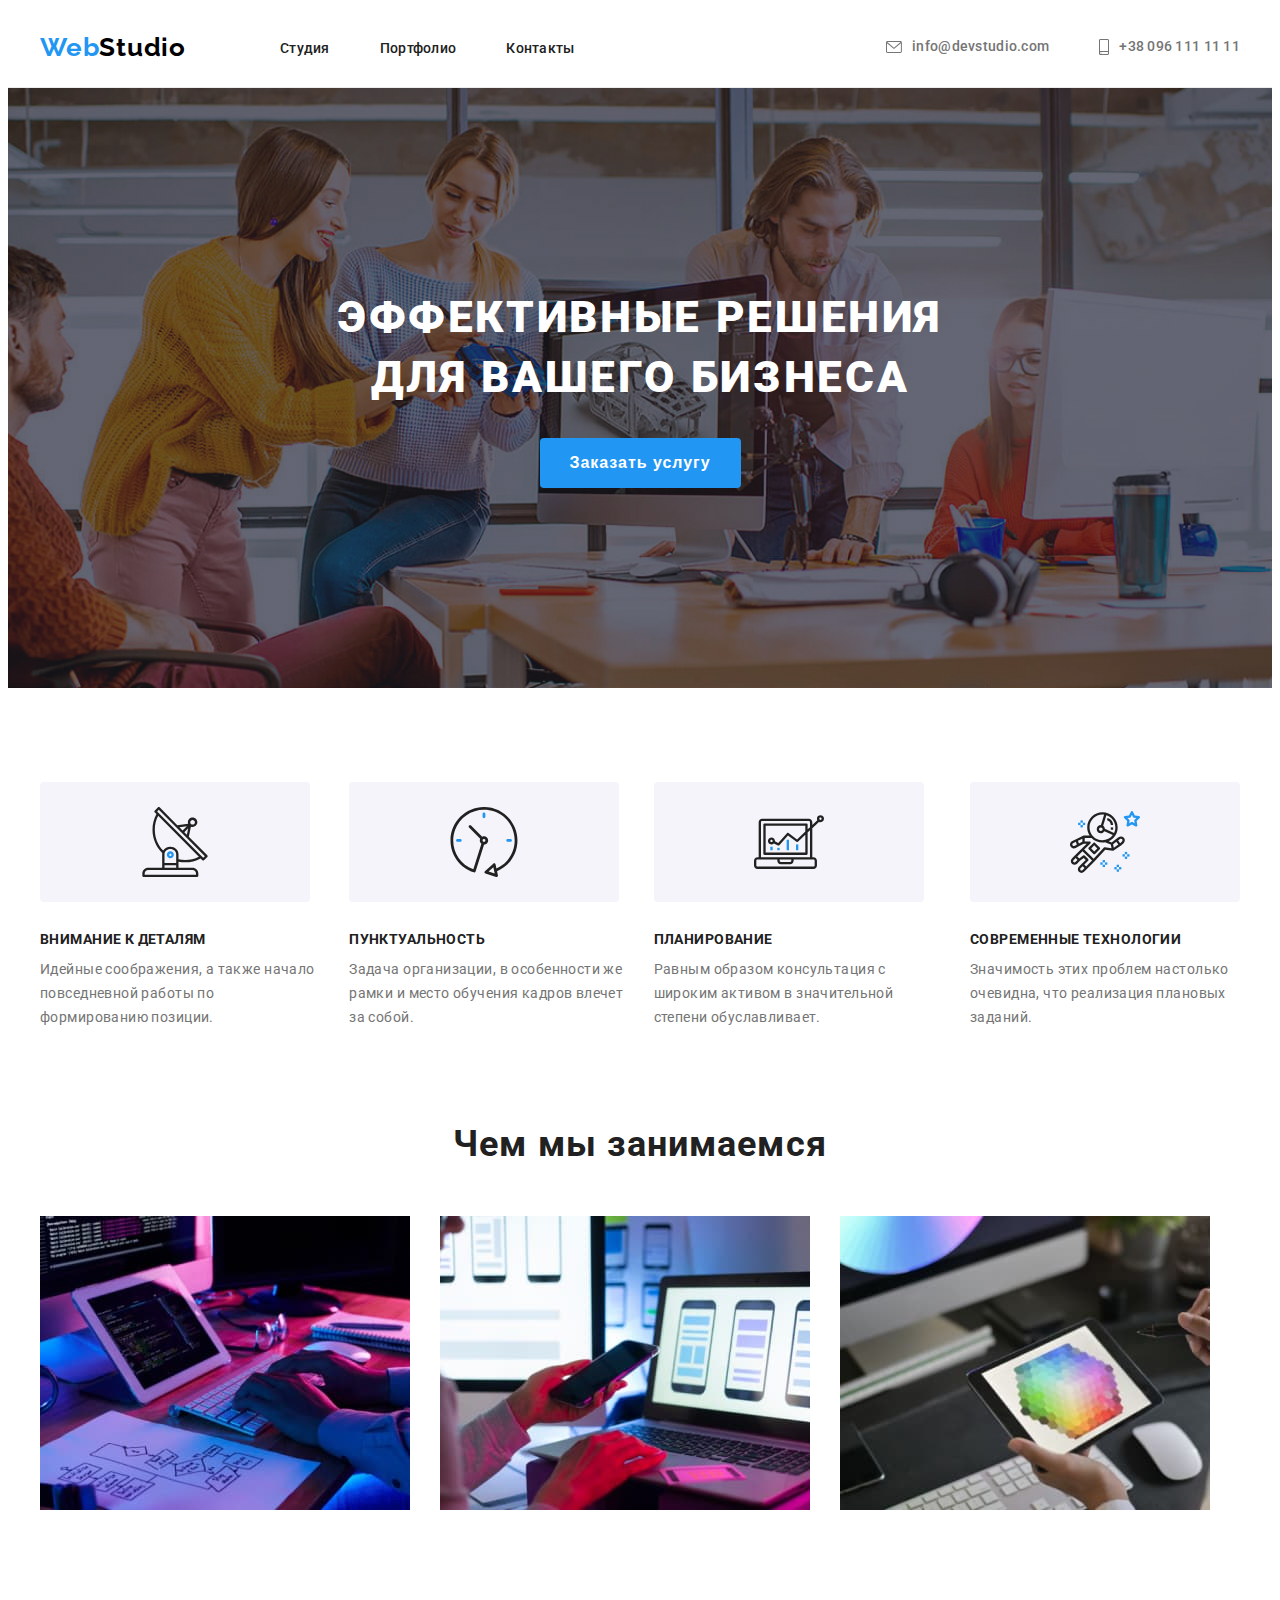
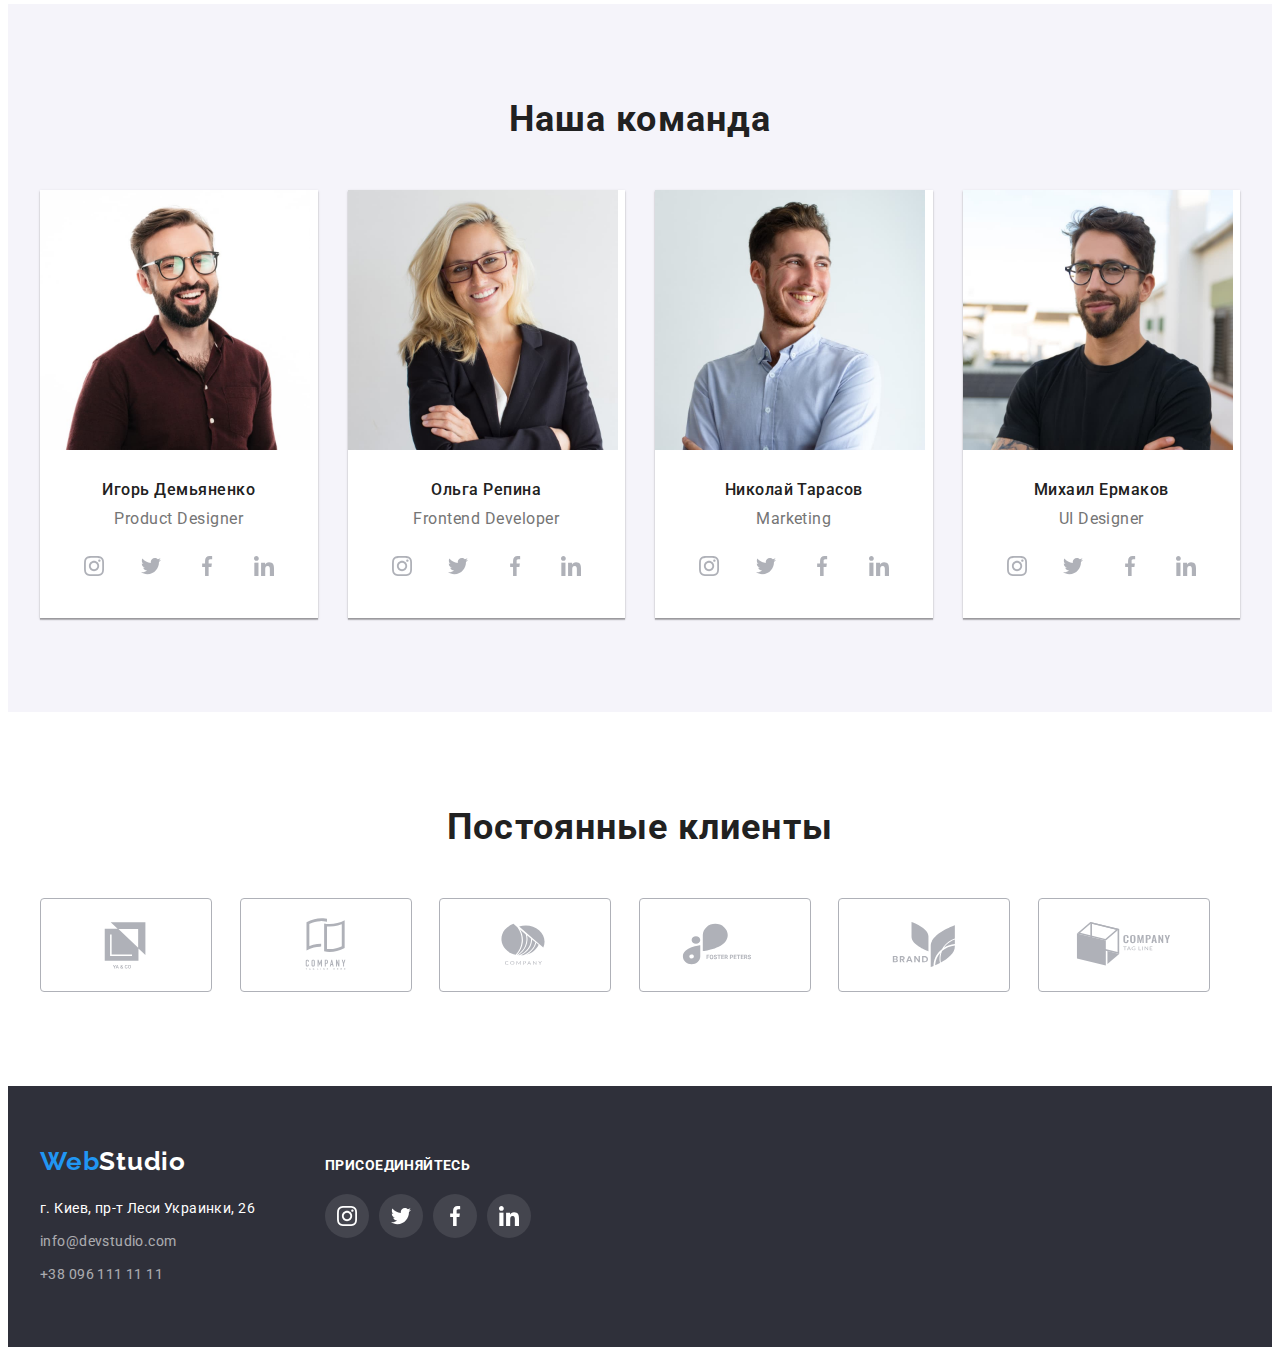
<file: index.html>
<!DOCTYPE html>
<html lang="ru">
  <head>
    <meta charset="UTF-8" />
    <meta http-equiv="X-UA-Compatible" content="IE=edge" />
    <meta name="viewport" content="width=device-width, initial-scale=1.0" />
    <title>Главная</title>
    <link rel="preconnect" href="https://fonts.googleapis.com" />
    <link rel="preconnect" href="https://fonts.gstatic.com" crossorigin />
    <link
      href="https://fonts.googleapis.com/css2?family=Raleway:wght@700&family=Roboto:wght@400;500;700;900&display=swap"
      rel="stylesheet"
    />
    <link
      rel="stylesheet"
      href="https://cdnjs.cloudflare.com/ajax/libs/modern-normalize/1.1.0/modern-normalize.min.css"
      integrity="sha512-wpPYUAdjBVSE4KJnH1VR1HeZfpl1ub8YT/NKx4PuQ5NmX2tKuGu6U/JRp5y+Y8XG2tV+wKQpNHVUX03MfMFn9Q=="
      crossorigin="anonymous"
      referrerpolicy="no-referrer"
    />
    <link rel="stylesheet" href="./css/style.css" />
  </head>
  <body>  
    <header class="header">
      <div class="container header-container">
        <a class="logo link" href=""><span class="web">Web</span>Studio</a>
        <nav class="navigation">
          <ul class="nav-list list">
            <li class="nav-list-item">
              <a class="nav-list-link link" href="">Студия</a>
            </li>
            <li class="nav-list-item">
              <a class="nav-list-link link" href="./portfolio.html"
                >Портфолио</a
              >
            </li>
            <li class="nav-list-item">
              <a class="nav-list-link link" href="">Контакты</a>
            </li>
          </ul>
        </nav>  
          <ul class="header-contact list">
            <li class="contact-mail-block">
              <a class="contact-mail link" href="mailto:info@devstudio.com">
                <svg class="mail-icon" width="16" height="12">
                  <use href="./img/sprite.svg#icon-envelope"></use>
                </svg>
                info@devstudio.com</a>
            </li>
            <li class="contact-number-block">
              <a class="contact-number link" href="tel:+380961111111">
                <svg class="smartphone-icon" width="10" height="16">
                  <use href="./img/sprite.svg#icon-smartphone"></use>
                </svg>
                +38 096 111 11 11</a>
            </li>
          </ul>
      </div>
    </header>
    <main>
      <section class="hero">
        <div class="container">
        <h1 class="main-title">Эффективные решения для вашего бизнеса</h1>
        <button class="model-button" type="button">Заказать услугу</button>
        </div>
      </section>
      <section class="section">
        <div class="container">
          <h2 class="visually-hidden">Перечень выгод</h2>
          <ul class="benefits list">
            <li class="benefits-block">
              <div class="benefits-wraper">
                <svg class="benefits-icon" width="70" height="70">
                  <use href="./img/sprite.svg#icon-antenna"></use>
                </svg>
              </div>
              <h3 class="benefits-list">Внимание к деталям</h3>
              <p class="benefits-item">
                Идейные соображения, а также начало повседневной работы по
                формированию позиции.
              </p>
            </li>
            <li class="benefits-block">
              <div class="benefits-wraper">
                <svg class="benefits-icon" width="70" height="70">
                  <use href="./img/sprite.svg#icon-clock"></use>
                </svg>
              </div>
              <h3 class="benefits-list">Пунктуальность</h3>
              <p class="benefits-item">
                Задача организации, в особенности же рамки и место обучения
                кадров влечет за собой.
              </p>
            </li>
            <li class="benefits-block">
              <div class="benefits-wraper">
                <svg class="benefits-icon" width="70" height="70">
                  <use href="./img/sprite.svg#icon-diagram-1"></use>
                </svg>
              </div>
              <h3 class="benefits-list">Планирование</h3>
              <p class="benefits-item">
                Равным образом консультация с широким активом в значительной
                степени обуславливает.
              </p>
            </li>
            <li class="benefits-block">
              <div class="benefits-wraper">
                <svg class="benefits-icon" width="70" height="70">
                  <use href="./img/sprite.svg#icon-astronaut"></use>
                </svg>
              </div>
              <h3 class="benefits-list">Современные технологии</h3>
              <p class="benefits-item">
                Значимость этих проблем настолько очевидна, что реализация
                плановых заданий.
              </p>
            </li>
          </ul>
        </div>
      </section>
      <section class="section about-section">
        <div class="container">
        <h2 class="about">Чем мы занимаемся</h2>
        <ul class="about-item list">
          <li class="box">
            <img src="img/img1.jpg" alt="клавиатура" width="370" height="294" />
          </li>

          <li class="box">
            <img src="img/img2.jpg" alt="ноут" width="370" height="294" />
          </li>

          <li class="box">
            <img src="img/img3.jpg" alt="планшет" width="370" height="294" />
          </li>
        </ul>
        </div>
      </section>
      <section class="our-team section">
        <div class="container">
          <h2 class="team">Наша команда</h2>
          <ul class="team-list list">
              <li class="team-card">
                <img
                  src="img/img4.jpg" 
                  alt="Игорь Демьяненко"
                  width="270"
                  height="260"
                />
                <div class="worker">
                <h3 class="name">Игорь Демьяненко</h3>
                <p class="position" lang="en">Product Designer</p>
                  <ul class="social-list list">
                    <li class="social-list-item">
                      <a class="social-list-link" href="">
                        <svg class="social-list-icon" width="20" height="20">
                          <use href="./img/sprite.svg#icon-instagram"></use>
                        </svg>
                      </a>
                    </li>
                    <li class="social-list-item">
                      <a class="social-list-link" href="">
                        <svg class="social-list-icon" width="20" height="20">
                          <use href="./img/sprite.svg#icon-twitter"></use>
                        </svg>
                      </a>
                    </li>
                    <li class="social-list-item">
                      <a class="social-list-link" href="">
                        <svg class="social-list-icon" width="20" height="20">
                          <use href="./img/sprite.svg#icon-facebook"></use>
                        </svg>
                      </a>
                    </li>
                    <li class="social-list-item">
                      <a class="social-list-link" href="">
                        <svg class="social-list-icon" width="20" height="20">
                          <use href="./img/sprite.svg#icon-linkedin"></use>
                        </svg>
                      </a>
                    </li>
                  </ul>
              </li>
            <li class="team-card">
              <img
                src="img/img5.jpg"
                alt="Ольга Репина"
                width="270"
                height="260"
              />
              <div class="worker">
              <h3 class="name">Ольга Репина</h3>
              <p class="position" lang="en">Frontend Developer</p>
              <ul class="social-list list">
                <li class="social-list-item">
                  <a class="social-list-link" href="">
                    <svg class="social-list-icon" width="20" height="20">
                      <use href="./img/sprite.svg#icon-instagram"></use>
                    </svg>
                  </a>
                </li>
                <li class="social-list-item">
                  <a class="social-list-link" href="">
                    <svg class="social-list-icon" width="20" height="20">
                      <use href="./img/sprite.svg#icon-twitter"></use>
                    </svg>
                  </a>
                </li>
                <li class="social-list-item">
                  <a class="social-list-link" href="">
                    <svg class="social-list-icon" width="20" height="20">
                      <use href="./img/sprite.svg#icon-facebook"></use>
                    </svg>
                  </a>
                </li>
                <li class="social-list-item">
                  <a class="social-list-link" href="">
                    <svg class="social-list-icon" width="20" height="20">
                      <use href="./img/sprite.svg#icon-linkedin"></use>
                    </svg>
                  </a>
                </li>
              </ul>
              </div>
            </li>
            <li class="team-card">
              <img
                src="img/img6.jpg"
                alt="Николай Тарасов"
                width="270"
                height="260"
              />
              <div class="worker">
              <h3 class="name">Николай Тарасов</h3>
              <p class="position" lang="en">Marketing</p>
              <ul class="social-list list">
                <li class="social-list-item">
                  <a class="social-list-link" href="">
                    <svg class="social-list-icon" width="20" height="20">
                      <use href="./img/sprite.svg#icon-instagram"></use>
                    </svg>
                  </a>
                </li>
                <li class="social-list-item">
                  <a class="social-list-link" href="">
                    <svg class="social-list-icon" width="20" height="20">
                      <use href="./img/sprite.svg#icon-twitter"></use>
                    </svg>
                  </a>
                </li>
                <li class="social-list-item">
                  <a class="social-list-link" href="">
                    <svg class="social-list-icon" width="20" height="20">
                      <use href="./img/sprite.svg#icon-facebook"></use>
                    </svg>
                  </a>
                </li>
                <li class="social-list-item">
                  <a class="social-list-link" href="">
                    <svg class="social-list-icon" width="20" height="20">
                      <use href="./img/sprite.svg#icon-linkedin"></use>
                    </svg>
                  </a>
                </li>
              </ul>
              </div>
            </li>
            <li class="team-card">
              <img
                src="img/img7.jpg"
                alt="Михаил Ермаков"
                width="270"
                height="260"
              />
              <div class="worker">
              <h3 class="name">Михаил Ермаков</h3>
              <p class="position" lang="en">UI Designer</p>
              <ul class="social-list list">
                <li class="social-list-item">
                  <a class="social-list-link" href="">
                    <svg class="social-list-icon" width="20" height="20">
                      <use href="./img/sprite.svg#icon-instagram"></use>
                    </svg>
                  </a>
                </li>
                <li class="social-list-item">
                  <a class="social-list-link" href="">
                    <svg class="social-list-icon" width="20" height="20">
                      <use href="./img/sprite.svg#icon-twitter"></use>
                    </svg>
                  </a>
                </li>
                <li class="social-list-item">
                  <a class="social-list-link" href="">
                    <svg class="social-list-icon" width="20" height="20">
                      <use href="./img/sprite.svg#icon-facebook"></use>
                    </svg>
                  </a>
                </li>
                <li class="social-list-item">
                  <a class="social-list-link" href="">
                    <svg class="social-list-icon" width="20" height="20">
                      <use href="./img/sprite.svg#icon-linkedin"></use>
                    </svg>
                  </a>
                </li>
              </ul>
              </div>
            </li>
          </ul>
        </div>
      </section>
      <section class="clients section">
        <div class="container">
          <h2 class="clients-title">Постоянные клиенты</h2>
          <ul class="clients-list list">
            <li class="clients-list-item">
              <a class="clients-icon" href="">
                <svg class="clients-icon-logo" width="106" height="60">
                  <use href="./img/sprite.svg#icon-Logo" width="106" height="60">
                  </use>
                </svg>
              </a>
            </li>
            <li class="clients-list-item">
              <a class="clients-icon" href="">
                <svg class="clients-icon-logo" width="106" height="60">
                  <use href="./img/sprite.svg#icon-Logo-1" width="106" height="60">
                  </use>
                </svg>
              </a>
            </li>
            <li class="clients-list-item">
              <a class="clients-icon" href="">
                <svg class="clients-icon-logo" width="106" height="60">
                  <use href="./img/sprite.svg#icon-Logo-2" width="106" height="60">
                  </use>
                </svg>
              </a>
            </li>
            <li class="clients-list-item">
              <a class="clients-icon" href="">
                <svg class="clients-icon-logo" width="106" height="60">
                  <use href="./img/sprite.svg#icon-Logo-3" width="106" height="60">
                  </use>
                </svg>
              </a>
            </li>
            <li class="clients-list-item">
              <a class="clients-icon" href="">
                <svg class="clients-icon-logo" width="106" height="60">
                  <use href="./img/sprite.svg#icon-Logo-4" width="106" height="60">
                  </use>
                </svg>
              </a>
            </li>
            <li class="clients-list-item">
              <a class="clients-icon" href="">
                <svg class="clients-icon-logo" width="106" height="60">
                  <use href="./img/sprite.svg#icon-Logo-5" width="106" height="60">
                  </use>
                </svg>
              </a>
            </li>
          </ul>
        </div>
      </section>
    </main>
    <footer class="footer">
      <div class="footer-adress container">
        <div>
          <a class="logo-footer link" href=""
            ><span class="web-footer">Web</span>Studio</a>
          <address class="info-footer">
            <ul class="footer-list list">
              <li class="about-footer">
                <a
                  class="adres link"
                  href="https://goo.gl/maps/2WYLxE3mtBU3Ya3W9"
                  target="_blank"
                  rel="noopener noreferrer"
                  >г. Киев, пр-т Леси Украинки, 26</a
                >
              </li>
              <li class="about-footer">
                <a class="mail-footer link" href="mailto:info@devstudio.com"
                  >info@devstudio.com</a
                >
              </li>
              <li class="about-footer">
                <a class="tel-footer link" href="tel:+380961111111"
                  >+38 096 111 11 11</a
                >
              </li>
            </ul>
          </address>
        </div>
      <div class="footer-social">
        <h2 class="connect" >
          Присоединяйтесь
        </h2>
        <ul class="footer-list-social list" >
          <li class="social-list-item">
            <a class="footer-social-list-link" href="">
              <svg class="footer-social-list-icon" width="20" height="20">
                <use href="./img/sprite.svg#icon-instagram"></use>
              </svg>
            </a>
          </li>
          <li class="social-list-item">
            <a class="footer-social-list-link" href="">
              <svg class="footer-social-list-icon" width="20" height="20">
                <use href="./img/sprite.svg#icon-twitter"></use>
              </svg>
            </a>
          </li>
          <li class="social-list-item">
            <a class="footer-social-list-link" href="">
              <svg class="footer-social-list-icon" width="20" height="20">
                <use href="./img/sprite.svg#icon-facebook"></use>
              </svg>
            </a>
          </li>
          <li class="social-list-item">
            <a class="footer-social-list-link" href="">
              <svg class="footer-social-list-icon" width="20" height="20">
                <use href="./img/sprite.svg#icon-linkedin"></use>
              </svg>
            </a>
          </li>
        </ul>
      </div>
    </div>
    </footer>
  </body>
</html>
</file>
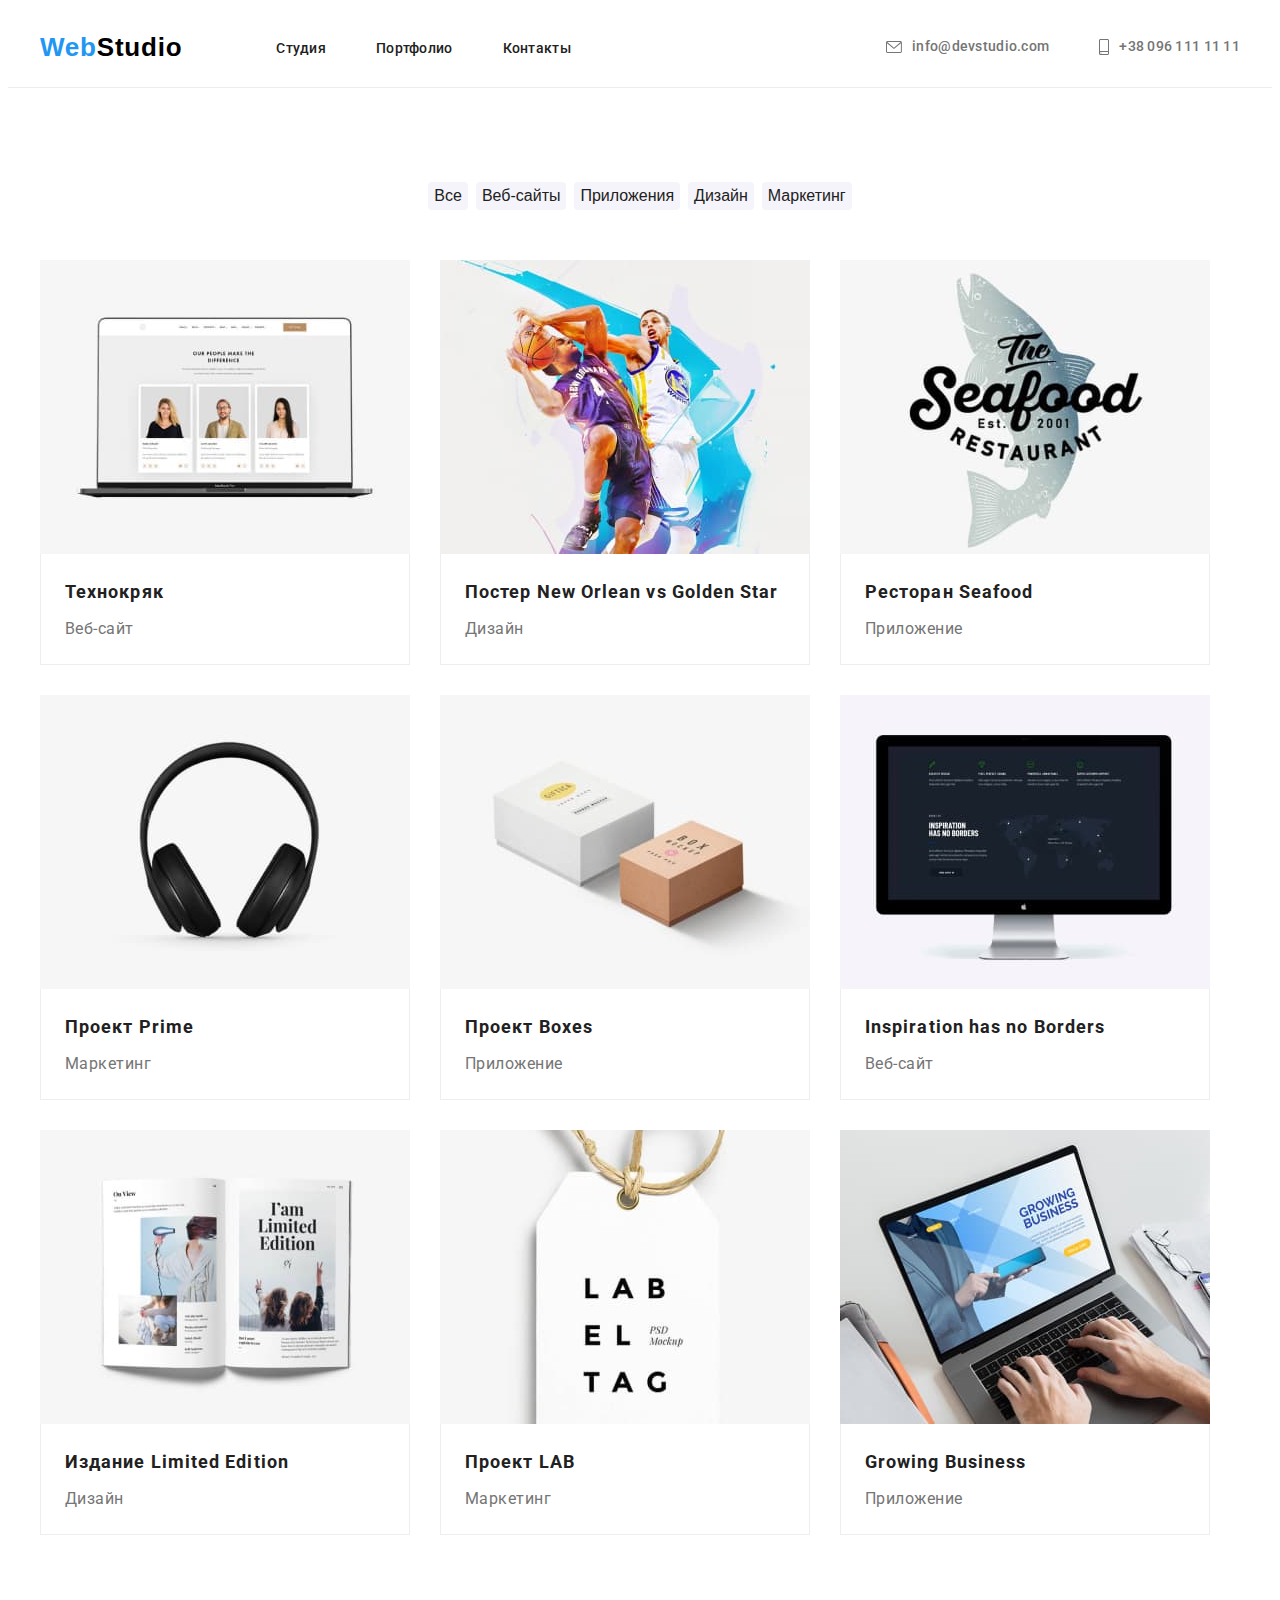
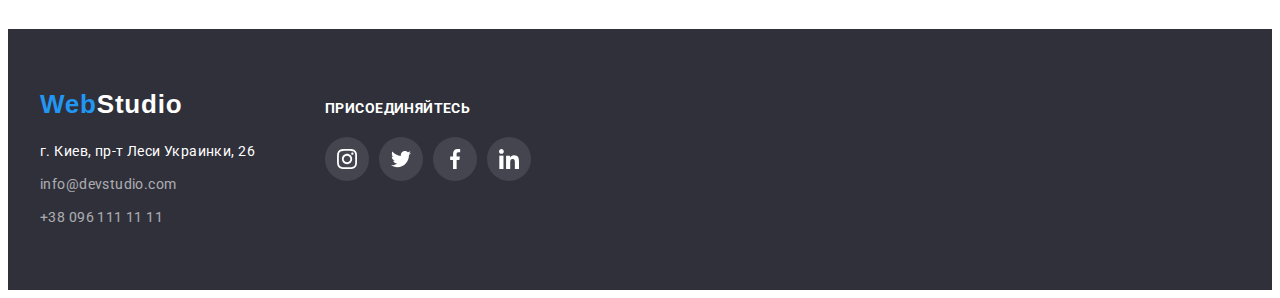
<file: portfolio.html>
<!DOCTYPE html>
<html lang="ru">
  <head>
    <meta charset="UTF-8" />
    <meta http-equiv="X-UA-Compatible" content="IE=edge" />
    <meta name="viewport" content="width=device-width, initial-scale=1.0" />
    <title>Главная</title>
    <link rel="preconnect" href="https://fonts.googleapis.com" />
    <link rel="preconnect" href="https://fonts.gstatic.com" crossorigin />
    <link
      href="https://fonts.googleapis.com/css2?family=Roboto:wght@400;500;700;900&display=swap"
      rel="stylesheet"
    />
    <link
      rel="stylesheet"
      href="https://cdnjs.cloudflare.com/ajax/libs/modern-normalize/1.1.0/modern-normalize.min.css"
      integrity="sha512-wpPYUAdjBVSE4KJnH1VR1HeZfpl1ub8YT/NKx4PuQ5NmX2tKuGu6U/JRp5y+Y8XG2tV+wKQpNHVUX03MfMFn9Q=="
      crossorigin="anonymous"
      referrerpolicy="no-referrer"
    />
    <link rel="stylesheet" href="./css/style.css" />
  </head>
  <body>
    <header class="header">
      <div class="container header-container">
        <a class="logo link" href=""><span class="web">Web</span>Studio</a>
        <nav class="navigation">
          <ul class="nav-list list">
            <li class="nav-list-item">
              <a class="nav-list-link link" href="./index.html">Студия</a>
            </li>
            <li class="nav-list-item">
              <a class="nav-list-link link" href="./portfolio.html"
                >Портфолио</a
              >
            </li>
            <li class="nav-list-item">
              <a class="nav-list-link link" href="">Контакты</a>
            </li>
          </ul>
        </nav>  
          <ul class="header-contact list">
            <li class="contact-mail-block">
              <a class="contact-mail link" href="mailto:info@devstudio.com">
                <svg class="mail-icon" width="16" heihgt="12">
                  <use href="./img/sprite.svg#icon-envelope"></use>
                </svg>
                info@devstudio.com</a>
            </li>
            <li class="contact-number-block">
              <a class="contact-number link" href="tel:+380961111111">
                <svg class="smartphone-icon" width="10" heihgt="16">
                  <use href="./img/sprite.svg#icon-smartphone"></use>
                </svg>
                +38 096 111 11 11</a>
            </li>
          </ul>
      </div>
    </header>
    <main>
      <section class="section">
        <div class="container">
          <h1 class="pane">Работы</h1>
          <ul class="portfolio-list list">
            <li class="filter">
              <button class="model-button-filter" type="button">Все</button>
            </li>
            <li class="filter">
              <button class="model-button-filter" type="button">
                Веб-сайты
              </button>
            </li>
            <li class="filter">
              <button class="model-button-filter" type="button">
                Приложения
              </button>
            </li>
            <li class="filter">
              <button class="model-button-filter" type="button">Дизайн</button>
            </li>
            <li class="filter">
              <button class="model-button-filter" type="button">
                Маркетинг
              </button>
            </li>
          </ul>
          <ul class="project list">
            <li class="project-group">
                <a class="work-link" href="">
                <img
                  src="img/project1.jpg"
                  alt="Технокряк"
                  width="370"
                  height="294"
                />
                <div class="group">
                <h2 class="works">Технокряк</h2>
                <p class="works-item" lang="en">Веб-сайт</p>
                </div>
              </a>
            </li>
            <li class="project-group">
              <a class="work-link" href="">
              <img
                src="img/project2.jpg"
                alt="Постер New Orlean vs Golden Star"
                width="370"
                height="294"
              />
              <div class="group"> 
              <h2 class="works">Постер New Orlean vs Golden Star</h2>
              <p class="works-item" lang="en">Дизайн</p>
            </div>
              </a>
            </li>
            <li class="project-group">
              <a class="work-link" href="">
              <img
                src="img/project3.jpg"
                alt="Ресторан Seafood"
                width="370"
                height="294"
              />
              <div class="group">
              <h2 class="works">Ресторан Seafood</h2>
              <p class="works-item" lang="en">Приложение</p>
            </div>
              </a>
            </li>
            <li class="project-group"><a class="work-link" href="">
              <img
                src="img/project4.jpg"
                alt="Проект Prime"
                width="370"
                height="294"
              />
              <div class="group">
              <h2 class="works">Проект Prime</h2>
              <p class="works-item" lang="en">Маркетинг</p>
            </div>
            </a>
            </li>
            <li class="project-group"><a class="work-link" href="">
              <img
                src="img/project5.jpg"
                alt="Проект Boxes"
                width="370"
                height="294"
              />
              <div class="group">
              <h2 class="works">Проект Boxes</h2>
              <p class="works-item" lang="en">Приложение</p>
            </div>
            </a>
            </li>
            <li class="project-group"><a class="work-link" href="">
              <img
                src="img/project6.jpg"
                alt="Inspiration has no Borders"
                width="370"
                height="294"
              />
              <div class="group">
              <h2 class="works">Inspiration has no Borders</h2>
              <p class="works-item" lang="en">Веб-сайт</p>
            </div>
            </a>
            </li>
            <li class="project-group"><a class="work-link" href="">
              <img
                src="img/project7.jpg"
                alt="Издание Limited Edition"
                width="370"
                height="294"
              />
              <div class="group">
              <h2 class="works">Издание Limited Edition</h2>
              <p class="works-item" lang="en">Дизайн</p>
            </div>
            </a>
            </li>
            <li class="project-group"><a class="work-link" href="">
              <img
                src="img/project8.jpg"
                alt="Проект LAB"
                width="370"
                height="294"
              />
              <div class="group">
              <h2 class="works">Проект LAB</h2>
              <p class="works-item" lang="en">Маркетинг</p>
            </div>
            </a>
            </li>
            <li class="project-group"><a class="work-link" href="">
              <img
                src="img/project9.jpg"
                alt="Growing Business"
                width="370"
                height="294"
              />
              <div class="group">
              <h2 class="works">Growing Business</h2>
              <p class="works-item" lang="en">Приложение</p>
            </div>
            </a>
            </li>
          </ul>
        </div>
      </section>
    </main>
    <footer class="footer">
      <div class="footer-adress container">
        <div>
          <a class="logo-footer link" href=""
            ><span class="web-footer">Web</span>Studio</a>
          <address class="info-footer">
            <ul class="footer-list list">
              <li class="about-footer">
                <a
                  class="adres link"
                  href="https://goo.gl/maps/2WYLxE3mtBU3Ya3W9"
                  target="_blank"
                  rel="noopener noreferrer"
                  >г. Киев, пр-т Леси Украинки, 26</a
                >
              </li>
              <li class="about-footer">
                <a class="mail-footer link" href="mailto:info@devstudio.com"
                  >info@devstudio.com</a
                >
              </li>
              <li class="about-footer">
                <a class="tel-footer link" href="tel:+380961111111"
                  >+38 096 111 11 11</a
                >
              </li>
            </ul>
          </address>
        </div>
      <div class="footer-social">
        <h2 class="connect" >
          Присоединяйтесь
        </h2>
        <ul class="footer-list-social list" >
          <li class="social-list-item">
            <a class="footer-social-list-link" href="">
              <svg class="footer-social-list-icon" width="20" height="20">
                <use href="./img/sprite.svg#icon-instagram"></use>
              </svg>
            </a>
          </li>
          <li class="social-list-item">
            <a class="footer-social-list-link" href="">
              <svg class="footer-social-list-icon" width="20" height="20">
                <use href="./img/sprite.svg#icon-twitter"></use>
              </svg>
            </a>
          </li>
          <li class="social-list-item">
            <a class="footer-social-list-link" href="">
              <svg class="footer-social-list-icon" width="20" height="20">
                <use href="./img/sprite.svg#icon-facebook"></use>
              </svg>
            </a>
          </li>
          <li class="social-list-item">
            <a class="footer-social-list-link" href="">
              <svg class="footer-social-list-icon" width="20" height="20">
                <use href="./img/sprite.svg#icon-linkedin"></use>
              </svg>
            </a>
          </li>
        </ul>
      </div>
    </div>
    </footer>
  </body>
</html>
</file>
<file: css/style.css>
:root {
  --primary-font-family: "Roboto", sans-serif;
  --secondary-font-family: "Raleway", sans-serif;
  --accent-color: #2196f3;
  --primery-text-color: #212121;
  --secondary-text-color-light: #757575;
  --secondary-text-color-dark: #ffffff;
  --primery-text-color-logo: #000000;
}
body {
  font-family: var(--primary-font-family);
}
h1,
h2,
h3,
h4,
h5,
h6,
p {
  margin-top: 0;
  margin-bottom: 0;
}
ul {
  margin-top: 0;
  margin-bottom: 0;
  padding-left: 0;
}
img {
  display: block;
  max-width: 100%;
  height: auto;
}
.list {
  list-style: none;
  padding: 0;
  margin: 0;
}
.link {
  text-decoration: none;
}
.container {
  width: 1200px;
  padding-left: 15px;
  padding-right: 15px;
  margin-left: auto;
  margin-right: auto;
}
.visually-hidden {
  position: absolute;
  width: 1px;
  height: 1px;
  margin: -1px;
  border: 0;
  padding: 0;
  white-space: nowrap;
  clip-path: inset(100%);
  clip: rect(0 0 0 0);
  overflow: hidden;
}
.header {
  padding-top: 24px;
  padding-bottom: 24px;
  border-bottom: 1px solid #ececec;
}
.header-container {
  display: flex;
  align-items: center;
}
.nav-list {
  display: flex;
  align-items: center;
}
.header-contact {
  margin-left: auto;
  display: flex;
}
.nav-list-item:not(:last-child) {
  margin-right: 50px;
}
.logo {
  font-family: var(--secondary-font-family);
  font-weight: 700;
  font-size: 26px;
  line-height: 1.19;
  letter-spacing: 0.03em;
  color: var(--primery-text-color-logo);
  margin-right: 94px;
}
.web {
  color: var(--accent-color);
}
.nav-list-link {
  font-weight: 500;
  font-size: 14px;
  line-height: 1.14;
  letter-spacing: 0.02em;
  color: var(--primery-text-color);
}
.nav-list-link:hover,
.nav-list-link:focus {
  color: var(--accent-color);
}
.contact-mail-block {
  display: flex;
  margin-right: 50px;
}
.contact-mail {
  display: flex;
  align-items: center;
  font-weight: 500;
  font-size: 14px;
  line-height: 1.14;
  letter-spacing: 0.02em;
  color: var(--secondary-text-color-light);
}
.contact-mail:hover,
.contact-mail:focus {
  color: var(--accent-color);
}
.mail-icon {
  margin-right: 10px;
  fill: currentColor;
  height: 16px;
}
.contact-number-block {
  display: flex;
}
.smartphone-icon {
  margin-right: 10px;
  fill: currentColor;
  height: 16px;
}
.contact-number {
  display: flex;
  align-items: center;
  font-weight: 500;
  font-size: 14px;
  line-height: 1.14;
  letter-spacing: 0.02em;
  color: var(--secondary-text-color-light);
}
.contact-number:hover,
.contact-number:focus {
  color: var(--accent-color);
}
.hero {
  background-image: linear-gradient(
      rgba(47, 48, 58, 0.4),
      rgba(47, 48, 58, 0.4)
    ),
    url("../img/hero/Img\ \(9\).jpg");
  background-size: cover;
  background-repeat: no-repeat;
  background-position: center;
  margin-left: auto;
  margin-right: auto;
  max-width: 1600px;
  background-color: #c4c4c4;
  text-align: center;
  padding: 200px 0;
  
}
.model-button {
  padding: 10px 30px;
  border-radius: 4px;
  font-weight: 700;
  font-size: 16px;
  line-height: 1.88;
  letter-spacing: 0.06em;
  color: var(--secondary-text-color-dark);
  cursor: pointer;
  border: transparent;
  background-color: #2196f3;
}
.model-button:hover,
.model-button:focus {
  background-color: var(--accent-color);
  color: var(--secondary-text-color-dark);
}
.main-title {
  width: 696px;
  margin: 0 auto 30px;
  font-weight: 900;
  font-size: 44px;
  line-height: 1.36;
  letter-spacing: 0.06em;
  text-transform: uppercase;
  color: var(--secondary-text-color-dark);
}
.section {
  padding-top: 94px;
  padding-bottom: 94px;
}
.pane {
  display: none;
}
.benefits {
  display: flex;
  flex-basis: calc((100% - 90px) / 4);
}
.benefits-block:not(:last-child) {
  margin-right: 30px;
}
.benefits-wraper {
  display: flex;
  justify-content: center;
  align-items: center;
  width: 270px;
  height: 120px;
  margin-bottom: 30px;
  border-radius: 4px;
  background-color: #f5f4fa;
}
.benefits-list {
  margin-bottom: 10px;
  font-weight: 700;
  font-size: 14px;
  line-height: 1.14;
  letter-spacing: 0.03em;
  text-transform: uppercase;
  color: var(--primery-text-color);
}
.benefits-item {
  font-size: 14px;
  line-height: 1.71;
  letter-spacing: 0.03em;
  color: var(--secondary-text-color-light);
}
.about-section {
  padding-top: 0px;
}
.about {
  text-align: center;
  margin-bottom: 50px;
  font-weight: 700;
  font-size: 36px;
  line-height: 1.17;
  letter-spacing: 0.03em;
  color: var(--primery-text-color);
}
.about-item {
  display: flex;
  flex-basis: calc((100% - 60px) / 3);
}
.box:not(:last-child) {
  margin-right: 30px;
}
/* Секция Команда*/

.our-team {
  background-color: #f5f4fa;
}
.team {
  margin-bottom: 50px;
  text-align: center;
  font-weight: 700;
  font-size: 36px;
  line-height: 1.17;
  letter-spacing: 0.03em;
  color: var(--primery-text-color);
}
.team-list {
  display: flex;
  margin-left: -30px;
  margin-top: -30px;
}
.team-card {
  box-shadow: 0px 1px 3px rgba(0, 0, 0, 0.12), 0px 1px 1px rgba(0, 0, 0, 0.14),
    0px 2px 1px rgba(0, 0, 0, 0.2);
  flex-basis: calc((100% - 90px) / 4);
  margin-left: 30px;
  margin-top: 30px;
  background-color: #ffffff;
}
.worker {
  padding-top: 30px;
  padding-bottom: 30px;
  padding-left: 32px;
  padding-right: 32px;
}
.name {
  text-align: center;
  font-weight: 500;
  font-size: 16px;
  line-height: 1.19;
  letter-spacing: 0.03em;
  color: var(--primery-text-color);
}
.position {
  text-align: center;
  margin-top: 10px;
  font-size: 16px;
  line-height: 1.19;
  letter-spacing: 0.03em;
  color: var(--secondary-text-color-light);
  margin-bottom: 16px;
}
.social-list {
  display: flex;
  justify-content: space-between;
}
.social-list-link {
  display: flex;
  align-items: center;
  justify-content: center;
  width: 44px;
  height: 44px;
  border-radius: 50%;
}
.social-list-icon {
  fill: #afb1b8;
}
.social-list-link:hover,
.social-list-link:focus {
  background-color: #2196f3;
}
.social-list-link:hover .social-list-icon,
.social-list-link:focus .social-list-icon {
  fill: #ffffff;
}
/* Секция клиенты */
.clients-title {
  text-align: center;
  margin-bottom: 50px;
  font-weight: 700;
  font-size: 36px;
  line-height: 1.17;
  letter-spacing: 0.03em;
  color: var(--primery-text-color);
}
.clients-list {
  display: flex;
  justify-content: space-between;

  width: 1170px;
}
.clients-icon {
  display: flex;
  align-items: center;
  justify-content: center;
  width: 170px;
  height: 92px;
  border: 1px solid #afb1b8;
  border-radius: 4px;
}
.clients-icon-logo {
  fill: #afb1b8;
}
.clients-icon-logo:hover {
  fill: #2196f3;
}
.clients-icon:hover {
  color: #2196f3;
  border: 1px solid #2196f3;
}

/*  Футер  */

.logo-footer {
  font-family: var(--secondary-font-family);
  font-weight: 700;
  font-size: 26px;
  line-height: 1.19;
  letter-spacing: 0.03em;
  color: var(--secondary-text-color-dark);
}
.footer {
  padding-bottom: 60px;
  padding-top: 60px;
  background-color: #2f303a;
}
.footer-adress {
  display: flex;
  align-items: baseline;
}
.web-footer {
  color: var(--accent-color);
}
.info-footer {
  margin-top: 20px;
}

.about-footer:not(:last-child) {
  margin-bottom: 9px;
}
.adres {
  font-style: normal;
  font-weight: normal;
  font-size: 14px;
  line-height: 1.71;
  letter-spacing: 0.03em;
  color: var(--secondary-text-color-dark);
}
.mail-footer {
  font-style: normal;
  font-size: 14px;
  line-height: 1.71;
  letter-spacing: 0.03em;
  color: var(--secondary-text-color-dark);
  opacity: 0.6;
}
.tel-footer {
  font-style: normal;
  font-size: 14px;
  line-height: 1.71;
  letter-spacing: 0.03em;
  color: var(--secondary-text-color-dark);
  opacity: 0.6;
}
.footer-social {
  margin-left: 70px;
}
.footer-list-social {
  display: flex;
}
.connect {
  font-family: inherit;
  font-style: normal;
  font-weight: 700;
  font-size: 14px;
  line-height: 1.14;
  letter-spacing: 00.03em;
  text-transform: uppercase;
  color: var(--secondary-text-color-dark);
  margin-bottom: 20px;
}
.footer-social-list-link {
  display: flex;
  align-items: center;
  justify-content: center;
  width: 44px;
  height: 44px;
  border-radius: 50%;
  background-color: rgba(255, 255, 255, 0.1);
}
.footer-social-list-link:hover,
.footer-social-list-link:focus {
  background-color: #2196f3;
}
.footer-social-list-icon {
  fill: #ffffff;
}
.social-list-item:not(:last-child) {
  margin-right: 10px;
}
/* portfolio works */
.portfolio-list {
  display: flex;
  justify-content: center;
}
.filter:not(:last-child) {
  margin-right: 8px;
}
.model-button-filter {
  font-weight: 500;
  font-size: 16px;
  line-height: 1.63;
  background-color: #f5f4fa;
  color: var(--primery-text-color);
  cursor: pointer;
  border-radius: 4px;
  border: transparent;
}

.model-button-filter:hover,
.model-button-filter:focus {
  box-shadow: 0px 3px 1px rgba(0, 0, 0, 0.1), 0px 1px 2px rgba(0, 0, 0, 0.08),
    0px 2px 2px rgba(0, 0, 0, 0.12);
  background-color: var(--accent-color);
  color: var(--secondary-text-color-dark);
}
.project {
  display: flex;
  flex-wrap: wrap;
  margin-left: -30px;
  margin-top: 50px;
  margin-bottom: -30px;
}
.project-group {
  margin-left: 30px;
  margin-bottom: 30px;
}

.work-link {
  display: block;
  text-decoration: none;
  color: inherit;
}
.work-link:hover,
.work-link:focus {
  box-shadow: 0px 1px 1px rgba(0, 0, 0, 0.12), 0px 4px 4px rgba(0, 0, 0, 0.06),
    1px 4px 6px rgba(0, 0, 0, 0.16);
}
.group {
  padding: 20px 24px;
  border-bottom: 1px solid #eeeeee;
  border-left: 1px solid #eeeeee;
  border-right: 1px solid #eeeeee;
}
.works {
  margin-bottom: 4px;
  font-weight: 700;
  font-size: 18px;
  line-height: 2;
  letter-spacing: 0.06em;
  color: var(--primery-text-color);
}
.works-item {
  font-size: 16px;
  line-height: 1.88;
  letter-spacing: 0.03em;
  color: var(--secondary-text-color-light);
}
/* portfolio footer */
.adres:hover,
.adres:focus {
  color: var(--accent-color);
}
.mail-footer:hover,
.mail-footer:focus {
  color: var(--accent-color);
}
.tel-footer:hover,
.tel-footer:focus {
  color: var(--accent-color);
}
</file>
